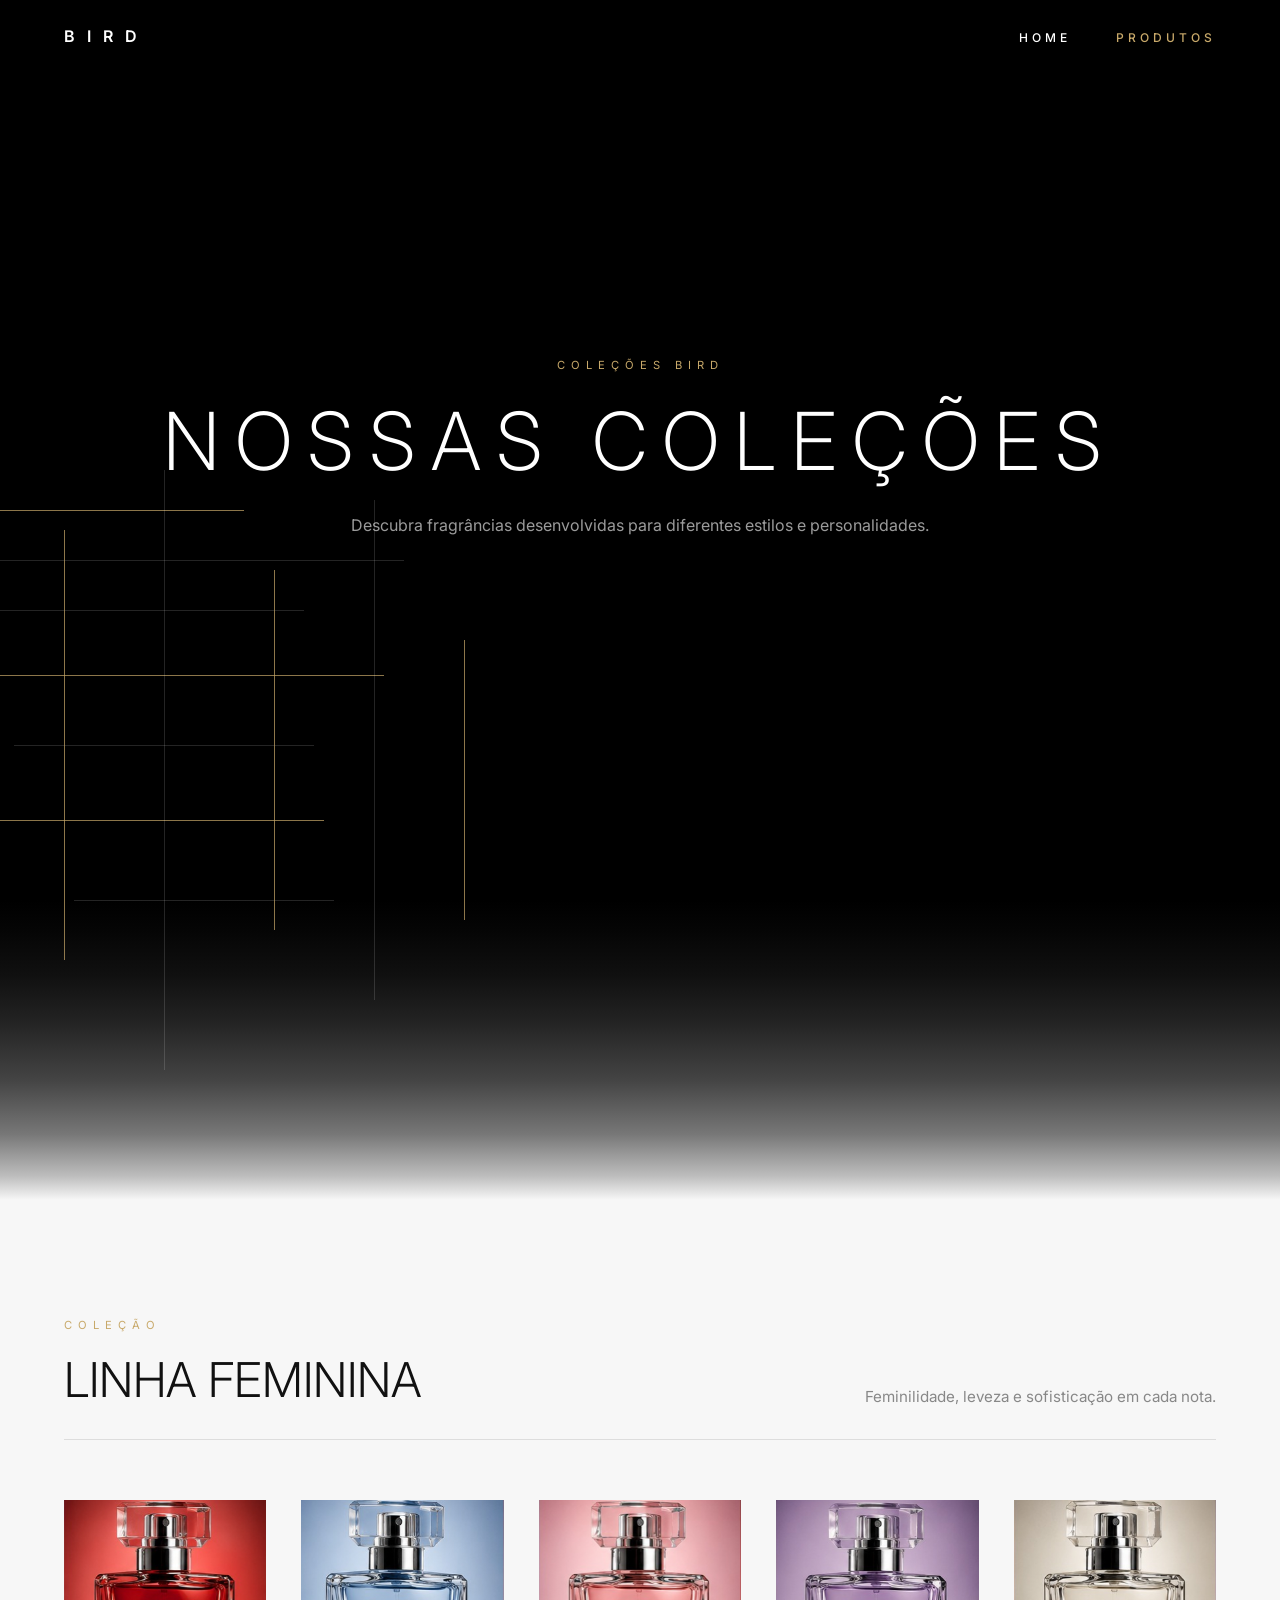
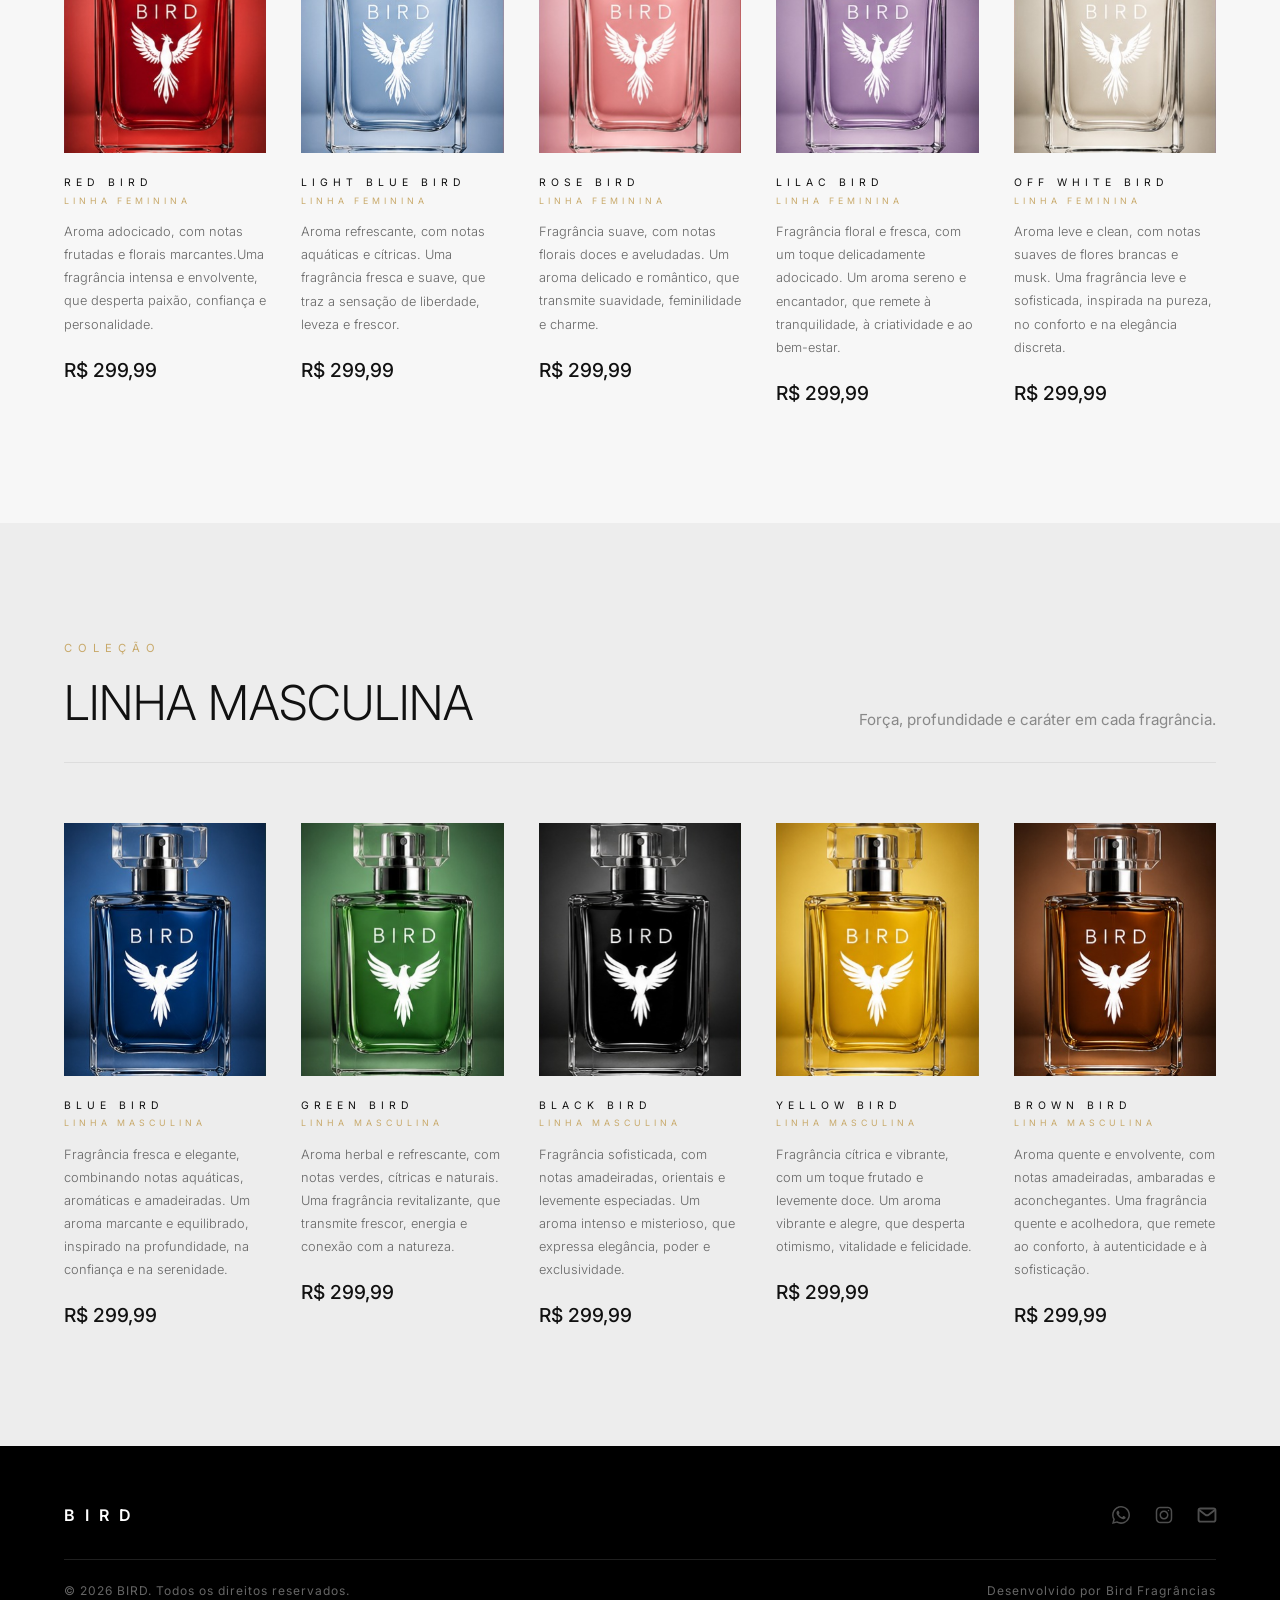
<file: bird-produtos.html>
<!DOCTYPE html>
<html lang="pt-br">
	<head>
		<meta charset="UTF-8">
		<meta name="viewport" content="width=device-width, initial-scale=1.0">
		<title>Bird</title>
		<link rel="preconnect" href="https://fonts.googleapis.com">
        <link rel="preconnect" href="https://fonts.gstatic.com" crossorigin>
        <link href="https://fonts.googleapis.com/css2?family=Inter:wght@100..900&display=swap" rel="stylesheet">
        <link rel="stylesheet" href="reset.css">
        <link rel="stylesheet" href="bird-style.css">
		
	</head>		
	<body>
		<header>
            <div class="container">
                <a href="index.html" class="logo">
                    BIRD
                </a>

                <nav>
                        <ul class="menu">
                            <li>
                                <a href="index.html">Home</a>
                            </li>

                            <li>
                                <a href="bird-produtos.html" class="ativo">Produtos</a>
                            </li>
                        </ul>
                </nav>
            </div>
        </header>


        <main>
        
            <section class="produtos-hero">

                <div class="container">

                    <div class="decoracao-produtos">

                    <span class="h gold h1"></span>
                    <span class="h silver h2"></span>
                    <span class="h silver h3"></span>
                    <span class="h gold h4"></span>
                    <span class="h silver h5"></span>
                    <span class="h gold h6"></span>
                    <span class="h silver h7"></span>

                    <span class="v silver v1"></span>
                    <span class="v gold v2"></span>
                    <span class="v silver v3"></span>
                    <span class="v gold v4"></span>
                    <span class="v silver v5"></span>
                    <span class="v gold v6"></span>

                </div>

                    <p class="section-subtitle">
                        COLEÇÕES BIRD
                    </p>

                    <h1 class="produtos-title">
                        NOSSAS COLEÇÕES
                    </h1>

                    <p class="produtos-text">
                        Descubra fragrâncias desenvolvidas para diferentes estilos e personalidades.
                    </p>

                </div>

            </section>


            <section class="transicao">
            </section>


            <section class="colecao-feminina">

                <div class="container">

                    <div class="colecao-topo">

                        <div>

                            <p class="section-subtitle">
                                COLEÇÃO
                            </p>

                            <h2 class="colecao-titulo">
                                LINHA FEMININA
                            </h2>

                        </div>

                        <p class="colecao-descricao">
                            Feminilidade, leveza e sofisticação em cada nota.
                        </p>

                    </div>

                    <span class="colecao-linha"></span>



                    <div class="produtos-grid">
                        <article class="produto">

                            <img src="imagens/red-bird.png" alt="Red Bird">

                            <h3>RED BIRD</h3>

                            <span>Linha Feminina</span>

                            <p>
                                Aroma adocicado, com notas frutadas e florais marcantes.Uma fragrância 
								intensa e envolvente, que desperta paixão, confiança e personalidade.
                            </p>

                            <strong>R$ 299,99</strong>

                        </article>

                        <article class="produto">

                            <img src="imagens/light-blue-bird.png" alt="Light Blue Bird">

                            <h3>LIGHT BLUE BIRD</h3>

                            <span>Linha Feminina</span>

                            <p>
                                Aroma refrescante, com notas aquáticas e cítricas. Uma fragrância 
								fresca e suave, que traz a sensação de liberdade, leveza e frescor.
                            </p>

                            <strong>R$ 299,99</strong>

                        </article>

                        <article class="produto">

                            <img src="imagens/rose-bird.png" alt="Rose Bird">

                            <h3>ROSE BIRD</h3>

                            <span>Linha Feminina</span>

                            <p>
                                Fragrância suave, com notas florais doces e aveludadas. Um aroma delicado 
								e romântico, que transmite suavidade, feminilidade e charme.
                            </p>

                            <strong>R$ 299,99</strong>

                        </article>

                        <article class="produto">

                        <img src="imagens/lilac-bird.png" alt="Lilac Bird">

                        <h3>LILAC BIRD</h3>

                        <span>Linha Feminina</span>

                        <p>
                            Fragrância floral e fresca, com um toque delicadamente adocicado. Um aroma 
							sereno e encantador, que remete à tranquilidade, à criatividade e ao bem-estar.
                        </p>

                        <strong>R$ 299,99</strong>

                        </article>

                        <article class="produto">

                        <img src="imagens/off-white-bird.png" alt="Off White Bird">

                        <h3>OFF WHITE BIRD</h3>

                        <span>Linha Feminina</span>

                        <p>
                            Aroma leve e clean, com notas suaves de flores brancas e musk. Uma fragrância 
							leve e sofisticada, inspirada na pureza, no conforto e na elegância discreta.
                        </p>

                        <strong>R$ 299,99</strong>

                        </article>
                    </div>
                </div>
            </section>
            
            <section class="colecao-masculina">

                <div class="container">

                    <div class="colecao-topo">

                        <div>

                            <p class="section-subtitle">
                                COLEÇÃO
                            </p>

                            <h2 class="colecao-titulo">
                                LINHA MASCULINA
                            </h2>

                        </div>

                        <p class="colecao-descricao">
                           Força, profundidade e caráter em cada fragrância.
                        </p>

                    </div>

                    <span class="colecao-linha"></span>


                    <div class="produtos-grid">
                        <article class="produto">

                            <img src="imagens/blue-bird.png" alt="Blue Bird">

                            <h3>BLUE BIRD</h3>

                            <span>Linha Masculina</span>

                            <p>
                                Fragrância fresca e elegante, combinando notas aquáticas, aromáticas 
								e amadeiradas. Um aroma marcante e equilibrado, inspirado na profundidade, 
								na confiança e na serenidade.
                            </p>

                            <strong>R$ 299,99</strong>

                        </article>

                        <article class="produto">

                            <img src="imagens/green-bird.png" alt="Green Bird">

                            <h3>GREEN BIRD</h3>

                            <span>Linha Masculina</span>

                            <p>
                                Aroma herbal e refrescante, com notas verdes, cítricas e naturais. 
								Uma fragrância revitalizante, que transmite frescor, energia e conexão 
								com a natureza.
                            </p>

                            <strong>R$ 299,99</strong>

                        </article>

                        <article class="produto">

                        <img src="imagens/black-bird.png" alt="Black Bird">

                        <h3>BLACK BIRD</h3>

                        <span>Linha Masculina</span>

                        <p>
                            Fragrância sofisticada, com notas amadeiradas, orientais e levemente 
							especiadas. Um aroma intenso e misterioso, que expressa elegância, 
							poder e exclusividade.
                        </p>

                        <strong>R$ 299,99</strong>

                        </article>

                        <article class="produto">

                            <img src="imagens/yellow-bird.png" alt="Yellow Bird">

                            <h3>YELLOW BIRD</h3>

                            <span>Linha Masculina</span>

                            <p>
                                Fragrância cítrica e vibrante, com um toque frutado e levemente doce. 
								Um aroma vibrante e alegre, que desperta otimismo, vitalidade e felicidade.
                            </p>

                            <strong>R$ 299,99</strong>

                        </article>

                        <article class="produto">

                        <img src="imagens/brown-bird.png" alt="Brown Bird">

                        <h3>BROWN BIRD</h3>

                        <span>Linha Masculina</span>

                        <p>
                            Aroma quente e envolvente, com notas amadeiradas, ambaradas 
							e aconchegantes. Uma fragrância quente e acolhedora, que remete 
							ao conforto, à autenticidade e à sofisticação.
                        </p>

                        <strong>R$ 299,99</strong>

                        </article>
                    </div>
                </div>
            </section>


        </main>	


		<footer>

            <div class="container">

                <div class="footer-top">

                    <a href="index.html" class="footer-logo">
                        BIRD
                    </a>

                    <nav class="footer-social">

                        <a href="#" class="whatsapp">
                            <img src="imagens/whatsapp-footer.svg" alt="WhatsApp">
                        </a>

                        <a href="#">
                            <img src="imagens/instagram-footer.svg" alt="Instagram">
                        </a>

                        <a href="#" class="email">
                            <img src="imagens/email-footer.svg" alt="E-mail">
                        </a>

                    </nav>

                </div>

                <span class="footer-line"></span>

                <div class="footer-bottom">

                    <p>
                        © 2026 BIRD. Todos os direitos reservados.
                    </p>

                    <p>
                        Desenvolvido por Bird Fragrâncias
                    </p>

                </div>

            </div>

        </footer>

	</body>
</html>
</file>
<file: bird-style.css>
* {
    box-sizing: border-box;
}

body {
    background-color: #000;
    color: #FFFFFF;
    font-family: "Inter", sans-serif;
    overflow-x: hidden;
}

img {
    display: block;
    width: 100%;
}

.container {
    width: 90%;
    max-width: 1280px;
    margin: 0 auto;
}

header {
    width: 100%;
    padding: 28px 0;
    position: fixed;
    top: 0;
    left: 0;
    z-index: 1000;
    background: rgba(0,0,0,.92);
    backdrop-filter: blur(8px);
}

header .container {
    display: flex;
    justify-content: space-between;
    align-items: center;
}

.logo {
    text-decoration: none;
    color: #fff;
    font-size: 1rem;
    font-weight: 600;
    letter-spacing: 12px;
}

.menu {
    display: flex;
    gap: 45px;
}

.menu a {
    text-decoration: none;
    color: #fff;
    font-size: .75rem;
    font-weight: 500;
    letter-spacing: 4px;
    text-transform: uppercase;
    transition: .3s;
}

.menu a:hover,
.menu .ativo {
    color: #C8A96A;
}

.hero {
    min-height: 100vh;
}

.hero .container {
    min-height: 100vh;
    display: flex;
    flex-direction: column;
    justify-content: center;
    align-items: center;
    text-align: center;
    position: relative;
}

.hero-location {
    color: #C8A96A;
    font-size: .7rem;
    letter-spacing: 6px;
    text-transform: uppercase;
    margin-bottom: 25px;
}

.hero-title {
    font-size: 7rem;
    font-weight: 250;
    letter-spacing: 40px;
    line-height: 1;
}

.hero-line {
    width: 120px;
    height: 2px;
    background: #C8A96A;
    margin: 35px 0;
}

.hero-description {
    max-width: 620px;
    font-size: 1rem;
    line-height: 1.8;
    color: #D0D0D0;
    margin-bottom: 50px;
}

.btn {
    display: inline-block;
    padding: 18px 55px;
    border: 1px solid #C8A96A;
    text-decoration: none;
    color: #fff;
    font-size: .75rem;
    letter-spacing: 4px;
    text-transform: uppercase;
    transition: .35s;
}

.decoracao-home,
.decoracao-produtos{
    position:absolute;
    width:620px;
    height:520px;
    pointer-events:none;
    z-index:0;
}

.decoracao-home span,
.decoracao-produtos span{
    position:absolute;
}

.h{
    height:1px;
}

.v{
    width:1px;
}

.gold{
    background:#C8A96A;
    opacity:.7;
}

.silver{
    background:#FFF;
    opacity:.14;
}

.hero .container{
    position:relative;
}

.decoracao-home{
    left:-220px;
    bottom:-120px;
}

.produtos-hero{
    overflow: visible;
}

.produtos-hero .container{
    position:relative;
}

.decoracao-produtos{
    left: -120px;
    top: 130px;
}

.h1{left:-120px; top:20px; width:420px;}
.h2{left:-60px; top:70px; width:520px;}
.h3{left:20px; top:120px; width:340px;}
.h4{left:-160px; top:185px; width:600px;}
.h5{left:70px; top:255px; width:300px;}
.h6{left:-90px; top:330px; width:470px;}
.h7{left:130px; top:410px; width:260px;}

.v1{left:40px; top:-40px; height:560px;}
.v2{left:120px; top:40px; height:430px;}
.v3{left:220px; top:-20px; height:600px;}
.v4{left:330px; top:80px; height:360px;}
.v5{left:430px; top:10px; height:500px;}
.v6{left:520px; top:150px; height:280px;}

.btn:hover {
    background: #C8A96A;
    color: #000;
}

.hero-scroll {
    position: absolute;

    bottom: 45px;

    display: flex;
    flex-direction: column;
    align-items: center;

    gap: 12px;
}

.hero-scroll span {
    width: 1px;
    height: 55px;
    background: rgba(255,255,255,.3);
}

.hero-scroll p {
    font-size: .6rem;
    letter-spacing: 5px;
    text-transform: uppercase;
    color: #777;
}

.transicao{
    height: 300px;

    background: linear-gradient(
        to bottom,
        #000000 0%,
        #050505 10%,
        #101010 25%,
        #222222 40%,
        #444444 60%,
        #777777 78%,
        #BDBDBD 92%,
        #F7F7F7 100%
    );
}

.sobre {
    background: #F7F7F7;
    color: #111;
    padding: 120px 0;
}

.sobre .container {
    display: flex;
    justify-content: space-between;
    align-items: center;
    gap: 90px;
}

.sobre-imagem {
    flex: 1;
}

.sobre-imagem img {
    width: 100%;
    height: 600px;
    object-fit: cover;
}

.sobre-content {
    flex: 1;
}

.section-title {
    color: #111111;
    font-size:2.8rem;
    font-weight:300;
    line-height:1.2;
}

.section-subtitle {
    font-size: 0.7rem;
    color: #C8A96A;
    text-transform: uppercase;
    letter-spacing: 6px;
    margin-bottom: 25px;
}

.section-line {
    width: 70px;
    height: 2px;
    background: #C8A96A;
    display: block;
    margin-bottom: 40px;
}

.section-text {
    color: #666;
    line-height: 2;
    margin-bottom: 35px;
    font-size: 0.9rem;
    font-weight: 300;
}

.diferenciais {
    background-color: #f5f5f5;
    padding: 150px 0;
}

.diferenciais-titulo {
    display: flex;
    flex-direction: column;
    align-items: center;
    text-align: center;
    margin-bottom: 80px;
}

.cards {
    display: grid;
    grid-template-columns: repeat(4, 1fr);
    gap: 30px;
}

.card{
    background:#FFFFFF;
    border:1px solid #ECECEC;
    padding:54px 48px;
    text-align:left;
}

.card:hover {
    transform: translateY(-10px);
    border-color: #C8A96A;
    box-shadow: 0 20px 40px rgba(0,0,0,.08);
}

.card-icon{
    width:22px;
    height:22px;
    margin-bottom:24px;
}

.card-icon img{
    width:100%;
    height:100%;
}

.card-title{
    color:#000000;
    font-size:0.6rem;
    font-weight:500;
    letter-spacing:5px;
    text-transform:uppercase;
    line-height:1.8;
    margin-bottom:8px;
}

.card-text{
    color:#707070;
    font-size:14px;
    line-height:1.5;
    font-weight: 200;
}

.contato{
    background:#fff;
    padding:140px 0 120px;
    text-align:center;
}

.contato-line{
    display: block;
    width: 40px;
    height: 1px;
    background: #C8A96A;
    margin: 20px auto 40px;
}

.contato-texto{
    font-weight: 200;
    max-width:620px;
    margin:40px auto 80px;
    color:#777;
    font-size:16px;
    line-height:1.8;
}

.contato-redes{
    display:flex;
    justify-content:center;
    gap:90px;
}

.whatsapp img{
    transform: scale(1.5);
}

.email img{
    transform: scale(1.25);
}

.contato-item{
    display:flex;
    flex-direction:column;
    align-items:center;
    text-decoration:none;
    color:#111;
    transition:.3s;
}

.contato-item img{
    width:22px;
    height:22px;
    margin-bottom:18px;
}

.contato-item span{
    font-size:11px;
    font-weight: 300;
    letter-spacing:5px;
    text-transform:uppercase;
    color:#111;
}

.contato-item:hover{
    color:#C8A96A;
    transform:translateY(-4px);
}

.contato-item:hover span{
    color:#C8A96A;
}

footer{
    background:#000;
    padding:60px 0 30px;
}

.footer-top{
    display:flex;
    justify-content:space-between;
    align-items:center;
    margin-bottom:35px;
}

.footer-logo{
    color:#fff;
    text-decoration:none;
    font-size:1rem;
    font-weight:600;
    letter-spacing:10px;
}

.footer-social{
    display:flex;
    gap:25px;
    align-items:center;
}

.footer-social img{
    width:18px;
    height:18px;
    opacity:.7;
    transition:.3s ease;
}

.footer-social a:hover img{
    opacity:1;
    transform:translateY(-3px);
}

.footer-line{
    display:block;
    width:100%;
    height:1px;
    background:#1f1f1f;
    margin-bottom:25px;
}

.footer-bottom{
    display:flex;
    justify-content:space-between;
    align-items:center;
}

.footer-bottom p{
    color:#666;
    font-size:.75rem;
    letter-spacing:1px;
}

.produtos-hero{
    min-height:100vh;
    background:#000;
    display:flex;
    justify-content:center;
    align-items:center;
    text-align:center;
}

.produtos-title{
    font-size:6rem;
    font-weight:250;
    letter-spacing:18px;
    margin:30px 0;
}

.produtos-text{
    max-width:650px;
    margin:auto;
    color:#9B9B9B;
    line-height:1.8;
}

.colecao-feminina{
    background:#F7F7F7;
    color:#111;
    padding:120px 0;
}

.colecao-masculina{
    background:#ededed;
    color:#111;
    padding:120px 0;
}

.colecao-topo{
    display:flex;
    justify-content:space-between;
    align-items:flex-end;
    margin-bottom:35px;
}

.colecao-titulo{
    font-size:3rem;
    font-weight:300;
}

.colecao-descricao{
    color:#888;
    font-size:.95rem;
}

.colecao-linha{
    display:block;
    width:100%;
    height:1px;
    background:#DDD;
    margin-bottom:60px;
}

.produtos-grid{
    display:grid;
    grid-template-columns:repeat(5,1fr);
    gap:35px;
}

.produto{
    transition:.4s;
}

.produto:hover{
    transform:translateY(-8px);
}

.produto img{
    width:100%;
    max-width:220px;
    aspect-ratio:4/5;
    object-fit:cover;
    margin:0 auto 25px;
    background:#DDD;
    transition:.4s;
}

.produto:hover img{
    transform:scale(1.03);
}

.produto h3{
    font-size:.65rem;
    letter-spacing:5px;
    margin-bottom:8px;
    color:#111;
}

.produto span{
    display:block;
    margin-bottom:15px;
    color:#C8A96A;
    font-size:.55rem;
    text-transform:uppercase;
    letter-spacing:4px;
}

.produto p{
    color:#666;
    line-height:1.8;
    font-size:.8rem;
    font-weight: 300;
    margin-bottom:25px;
}

.produto strong{
    font-size:1.2rem;
    font-weight:500;
    color:#111;
}

@media (min-width:1401px){

    .container{
        max-width:1360px;
    }

}

@media (max-width:1400px){

    .container{
        max-width:1180px;
    }

    .hero-title{
        font-size:6rem;
        letter-spacing:30px;
    }

    .produtos-title{
        font-size:5rem;
        letter-spacing:15px;
    }

}

@media (max-width:1200px){

    .hero-title{
        font-size:5rem;
        letter-spacing:22px;
    }

    .produtos-title{
        font-size:4rem;
        letter-spacing:10px;
    }

    .cards{
        grid-template-columns:repeat(2,1fr);
    }

    .produtos-grid{
        grid-template-columns:repeat(3,1fr);
    }

    .sobre .container{
        gap:60px;
    }

}

@media (max-width:900px){
    .decoracao-home,
    .decoracao-produtos{
        display:none;
    }

    header{
        padding:20px 0;
    }

    header .container{
        display:flex;
        justify-content:space-between;
        align-items:center;
    }

    .logo{
        font-size:.95rem;
        letter-spacing:8px;
    }

    .menu{
        gap:24px;
    }

    .menu a{
        font-size:.7rem;
        letter-spacing:3px;
    }

    .sobre .container{
        flex-direction:column;
    }

    .colecao-topo{
        flex-direction:column;
        align-items:flex-start;
        gap:20px;
    }

    .footer-top,
    .footer-bottom{
        flex-direction:column;
        gap:25px;
        text-align:center;
    }

    .produtos-grid{
        grid-template-columns:repeat(2,1fr);
    }

    .cards{
        grid-template-columns:1fr;
    }

}

@media (max-width:600px){

    .container{
        width:92%;
    }

    header{
        padding:16px 0;
    }

    header .container{
        display:flex;
        justify-content:space-between;
        align-items:center;
    }

    .logo{
        font-size:.85rem;
        letter-spacing:5px;
    }

    .menu{
        gap:14px;
    }

    .menu a{
        font-size:.6rem;
        letter-spacing:2px;
    }

    .hero-title{
        font-size:3rem;
        letter-spacing:10px;
    }

    .produtos-title{
        font-size:2.5rem;
        letter-spacing:6px;
    }

    .hero-description,
    .produtos-text{
        font-size:.9rem;
    }

    .section-title,
    .colecao-titulo{
        font-size:2rem;
    }

    .btn{
        padding:15px 35px;
    }

    .produtos-grid{
        grid-template-columns:1fr;
    }

    .contato-redes{
        flex-direction:column;
        gap:45px;
    }

}

@media (max-width:480px){

    .hero-title{
        font-size:2.4rem;
        letter-spacing:5px;
    }

    .produtos-title{
        font-size:2rem;
        letter-spacing:3px;
    }

    .section-title,
    .colecao-titulo{
        font-size:1.6rem;
    }

    .btn{
        width:100%;
        text-align:center;
    }

    .hero-line,
    .section-line{
        margin-left:auto;
        margin-right:auto;
    }

    .footer-bottom p{
        font-size:.7rem;
    }

}

#intro{
    position:fixed;
    inset:0;
    width:100%;
    height:100vh;
    background:#000;
    display:flex;
    justify-content:center;
    align-items:center;
    z-index:999999;
    transition:opacity .8s ease;
}

#intro video{
    position:absolute;
    inset:0;
    width:100%;
    height:100%;
    object-fit:cover;
    background:#000;
    filter:
        brightness(.88)
        contrast(1.08);
}

.intro-overlay{
    position:absolute;
    inset:0;
    pointer-events:none;
    background:
    radial-gradient(circle,
        rgba(0,0,0,0) 20%,
        rgba(0,0,0,.10) 45%,
        rgba(0,0,0,.45) 65%,
        rgba(0,0,0,.82) 82%,
        rgba(0,0,0,1) 100%);
}

#site{
    opacity:0;
    transform:translateY(20px);
    transition:
        opacity .8s ease,
        transform .8s ease;
}
</file>
